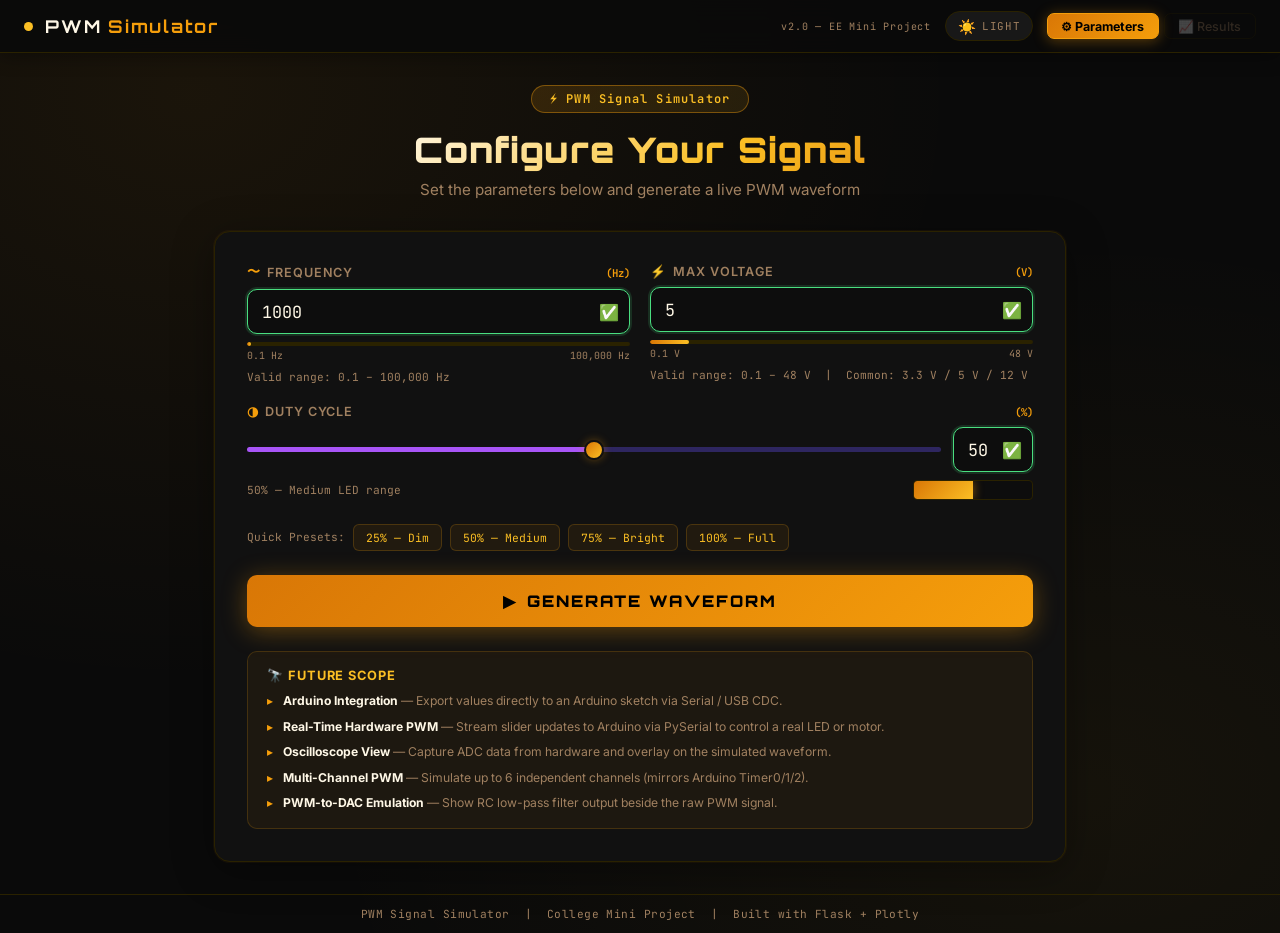
<file: templates/index.html>
<!DOCTYPE html>
<html lang="en" data-theme="dark">
<head>
  <meta charset="UTF-8" />
  <meta name="viewport" content="width=device-width, initial-scale=1.0" />
  <title>PWM Signal Simulator</title>
  <link rel="preconnect" href="https://fonts.googleapis.com" />
  <link href="https://fonts.googleapis.com/css2?family=JetBrains+Mono:wght@300;400;600;700&family=Orbitron:wght@400;600;700;900&family=Inter:wght@300;400;500;600&display=swap" rel="stylesheet" />
  <script src="https://cdn.plot.ly/plotly-2.26.0.min.js"></script>
  <link rel="stylesheet" href="/static/style.css" />
</head>
<body>

  <!-- ═══════════════════════ TOPBAR ═══════════════════════════ -->
  <header class="topbar">
    <div class="topbar-left">
      <span class="logo-pulse"></span>
      <span class="logo-text">PWM<span class="accent"> Simulator</span></span>
    </div>
    <div class="topbar-right">
      <span class="version-tag">v2.0 — EE Mini Project</span>
      <button class="theme-toggle-btn" id="themeToggleBtn" title="Toggle Dark / Light mode">
        <span class="t-icon" id="themeIcon">☀️</span>
        <span class="t-label" id="themeLabel">LIGHT</span>
      </button>
      <div class="page-tabs">
        <button class="tab-btn active" id="tabInput" onclick="showPage('input')">⚙ Parameters</button>
        <button class="tab-btn"        id="tabOutput" onclick="showPage('output')" disabled>📈 Results</button>
      </div>
    </div>
  </header>

  <!-- ═══════════════════════════════════════════════════════════
       PAGE 1 — SIGNAL PARAMETERS
  ═══════════════════════════════════════════════════════════════ -->
  <main class="page" id="pageInput">

    <!-- Hero heading -->
    <div class="hero">
      <div class="hero-badge">⚡ PWM Signal Simulator</div>
      <h1 class="hero-title">Configure Your Signal</h1>
      <p class="hero-sub">Set the parameters below and generate a live PWM waveform</p>
    </div>

    <!-- Input card -->
    <div class="input-card">

      <div class="input-grid">

        <!-- Frequency -->
        <div class="field-group" id="grp-frequency">
          <label for="frequency">
            <span class="field-icon">〜</span> Frequency
            <span class="field-unit">(Hz)</span>
          </label>
          <div class="input-with-status">
            <input type="number" id="frequency" min="0.1" max="100000" step="0.1" value="1000" placeholder="e.g. 1000" />
            <span class="input-status-icon" id="status-frequency"></span>
          </div>
          <div class="range-bar-wrap">
            <div class="range-bar-track"><div class="range-bar-fill" id="bar-frequency"></div></div>
            <span class="range-limits"><span>0.1 Hz</span><span>100,000 Hz</span></span>
          </div>
          <span class="field-hint" id="hint-frequency">Valid range: 0.1 – 100,000 Hz</span>
          <span class="field-error hidden" id="err-frequency"></span>
        </div>

        <!-- Max Voltage -->
        <div class="field-group" id="grp-maxVoltage">
          <label for="maxVoltage">
            <span class="field-icon">⚡</span> Max Voltage
            <span class="field-unit">(V)</span>
          </label>
          <div class="input-with-status">
            <input type="number" id="maxVoltage" min="0.1" max="48" step="0.1" value="5" placeholder="e.g. 5" />
            <span class="input-status-icon" id="status-maxVoltage"></span>
          </div>
          <div class="range-bar-wrap">
            <div class="range-bar-track"><div class="range-bar-fill" id="bar-maxVoltage"></div></div>
            <span class="range-limits"><span>0.1 V</span><span>48 V</span></span>
          </div>
          <span class="field-hint" id="hint-maxVoltage">Valid range: 0.1 – 48 V &nbsp;|&nbsp; Common: 3.3 V / 5 V / 12 V</span>
          <span class="field-error hidden" id="err-maxVoltage"></span>
        </div>

        <!-- Duty Cycle — full width -->
        <div class="field-group field-full" id="grp-dutyCycle">
          <label for="dutyCycle">
            <span class="field-icon">◑</span> Duty Cycle
            <span class="field-unit">(%)</span>
          </label>
          <div class="slider-row">
            <input type="range"  id="dutyCycleSlider" min="0" max="100" step="1" value="50" />
            <div class="input-with-status" style="width:80px;flex:none">
              <input type="number" id="dutyCycle" min="0" max="100" step="1" value="50" placeholder="0–100" style="width:100%" />
              <span class="input-status-icon" id="status-dutyCycle"></span>
            </div>
          </div>
          <div class="dc-preview-row">
            <span class="field-hint" id="dcHint">50% — Medium LED range</span>
            <div class="dc-mini-wave" id="dcMiniWave">
              <div class="dc-mini-high" id="dcMiniHigh"></div>
            </div>
          </div>
          <span class="field-error hidden" id="err-dutyCycle"></span>
        </div>

      </div><!-- /input-grid -->

      <!-- Quick preset buttons -->
      <div class="presets-row">
        <span class="presets-label">Quick Presets:</span>
        <button class="preset-btn" onclick="applyPreset(1000,25,5)">25% — Dim</button>
        <button class="preset-btn" onclick="applyPreset(1000,50,5)">50% — Medium</button>
        <button class="preset-btn" onclick="applyPreset(1000,75,5)">75% — Bright</button>
        <button class="preset-btn" onclick="applyPreset(500,100,3.3)">100% — Full</button>
      </div>

      <!-- Per-field errors shown inline above; global fallback below -->
      <div id="errorMsg" class="error-box hidden"></div>

      <!-- Generate CTA -->
      <button id="generateBtn" class="btn-generate">
        <span>▶</span> Generate Waveform
      </button>

      <!-- Future scope -->
      <div class="future-scope-card">
        <h3>🔭 Future Scope</h3>
        <ul>
          <li><strong>Arduino Integration</strong> — Export values directly to an Arduino sketch via Serial / USB CDC.</li>
          <li><strong>Real-Time Hardware PWM</strong> — Stream slider updates to Arduino via PySerial to control a real LED or motor.</li>
          <li><strong>Oscilloscope View</strong> — Capture ADC data from hardware and overlay on the simulated waveform.</li>
          <li><strong>Multi-Channel PWM</strong> — Simulate up to 6 independent channels (mirrors Arduino Timer0/1/2).</li>
          <li><strong>PWM-to-DAC Emulation</strong> — Show RC low-pass filter output beside the raw PWM signal.</li>
        </ul>
      </div>

    </div><!-- /input-card -->
  </main>

  <!-- ═══════════════════════════════════════════════════════════
       PAGE 2 — RESULTS
  ═══════════════════════════════════════════════════════════════ -->
  <main class="page hidden" id="pageOutput">

    <!-- Result topbar strip -->
    <div class="result-strip">
      <button class="btn-back" onclick="showPage('input')">← Back</button>
      <div class="result-params" id="resultParams">—</div>
      <button id="downloadBtn" class="btn-download-full">⬇ Download Report</button>
    </div>

    <!-- Waveform -->
    <div class="out-card">
      <div class="out-card-title"><span class="icon">📈</span> PWM Waveform</div>
      <div id="waveformChart"></div>
    </div>

    <!-- Live Animation -->
    <div class="out-card">
      <div class="anim-header">
        <div class="out-card-title"><span class="icon">⚡</span> Live Signal Animation</div>
        <div class="anim-controls">
          <button id="animPlayPause" class="anim-btn" disabled>⏸ Pause</button>
          <button id="animReset"     class="anim-btn" disabled>↺ Reset</button>
          <label class="anim-speed-label">Speed
            <select id="animSpeed" class="anim-speed-select">
              <option value="0.1">0.1×</option>
              <option value="0.2">0.2×</option>
              <option value="0.3">0.3×</option>
              <option value="0.4">0.4×</option>
              <option value="0.5" selected>0.5×</option>
            </select>
          </label>
        </div>
      </div>
      <canvas id="pwmCanvas" height="150"></canvas>
      <div class="anim-indicators">
        <div class="sig-state-badge">
          <span class="sig-dot" id="sigDot"></span>
          <span id="sigStateText">—</span>
        </div>
        <div class="anim-led-wrap">
          <div class="anim-led" id="animLed"></div>
          <span class="anim-led-label">LED</span>
        </div>
        <div class="anim-motor-wrap">
          <svg class="motor-fan" id="motorFan" viewBox="0 0 40 40" xmlns="http://www.w3.org/2000/svg">
            <circle cx="20" cy="20" r="4" fill="#f59e0b"/>
            <ellipse cx="20" cy="9"  rx="5" ry="8" fill="#f59e0b" opacity="0.8"/>
            <ellipse cx="20" cy="31" rx="5" ry="8" fill="#f59e0b" opacity="0.8"/>
            <ellipse cx="9"  cy="20" rx="8" ry="5" fill="#f59e0b" opacity="0.8"/>
            <ellipse cx="31" cy="20" rx="8" ry="5" fill="#f59e0b" opacity="0.8"/>
          </svg>
          <span class="anim-led-label">Motor</span>
        </div>
      </div>
    </div>

    <!-- Metrics -->
    <div class="metrics-grid">
      <div class="metric-card">
        <div class="metric-label">Avg Voltage</div>
        <div class="metric-value" id="avgVoltage">—</div>
        <div class="metric-unit">Volts</div>
      </div>
      <div class="metric-card">
        <div class="metric-label">ON Time</div>
        <div class="metric-value" id="onTime">—</div>
        <div class="metric-unit">per cycle</div>
      </div>
      <div class="metric-card">
        <div class="metric-label">OFF Time</div>
        <div class="metric-value" id="offTime">—</div>
        <div class="metric-unit">per cycle</div>
      </div>
      <div class="metric-card">
        <div class="metric-label">Period</div>
        <div class="metric-value" id="period">—</div>
        <div class="metric-unit">ms</div>
      </div>
    </div>

    <!-- Indicators -->
    <div class="indicators-row">
      <div class="indicator-card">
        <div class="indicator-title">💡 LED Brightness</div>
        <div class="led-bar-track"><div class="led-bar-fill" id="ledBarFill"></div></div>
        <div class="indicator-label" id="ledLabel">—</div>
      </div>
      <div class="indicator-card">
        <div class="indicator-title">⚙ Motor Speed</div>
        <div class="gauge-wrapper">
          <svg class="gauge-svg" viewBox="0 0 120 70" xmlns="http://www.w3.org/2000/svg">
            <path class="gauge-track" d="M 10 65 A 50 50 0 0 1 110 65" fill="none" stroke-width="10" stroke-linecap="round"/>
            <path class="gauge-fill" id="gaugeFill" d="M 10 65 A 50 50 0 0 1 110 65" fill="none" stroke-width="10" stroke-linecap="round" stroke-dasharray="0 157"/>
          </svg>
          <div class="gauge-rpm" id="motorRPM">0</div>
          <div class="gauge-unit">est. RPM</div>
        </div>
        <div class="indicator-label" id="motorLabel">—</div>
      </div>
    </div>

  </main>

  <footer class="site-footer">
    <p>PWM Signal Simulator &nbsp;|&nbsp; College Mini Project &nbsp;|&nbsp; Built with Flask + Plotly</p>
  </footer>

  <script src="/static/script.js"></script>
</body>
</html>
</file>
<file: static/style.css>
/* ================================================================
   PWM Signal Simulator — Style
   Theme: Black & Yellowish-Orange  |  Dark / Light mode
   ================================================================ */

/* ── DARK MODE (default) ──────────────────────────────────────── */
:root {
  --bg-base:        #0a0a0a;
  --bg-panel:       #111111;
  --bg-card:        #181818;
  --bg-card-hover:  #222222;
  --bg-input:       #0d0d0d;

  --border:         #2a2200;
  --border-accent:  #f59e0b;

  --text-primary:   #fff8e7;
  --text-secondary: #a08060;
  --text-accent:    #fbbf24;

  --orange:         #f59e0b;
  --orange-bright:  #fbbf24;
  --orange-deep:    #d97706;
  --orange-fire:    #ea580c;
  --green:          #4ade80;
  --red:            #f87171;

  --glow-orange:    rgba(245,158,11,0.35);
  --glow-bright:    rgba(251,191,36,0.5);

  --canvas-bg:      #080800;
  --canvas-grid:    #1a1400;
  --canvas-line:    #f59e0b;
  --canvas-glow:    rgba(245,158,11,0.3);
  --canvas-fill:    rgba(245,158,11,0.12);
  --canvas-txt:     #3a2f00;

  --topbar-bg:      rgba(10,10,10,0.92);

  --font-mono: 'JetBrains Mono', monospace;
  --font-head: 'Orbitron', sans-serif;
  --font-ui:   'Inter', sans-serif;

  --radius:     10px;
  --radius-lg:  16px;
  --transition: 0.25s cubic-bezier(0.4,0,0.2,1);
}

/* ── LIGHT MODE ───────────────────────────────────────────────── */
[data-theme="light"] {
  --bg-base:        #fffbf0;
  --bg-panel:       #ffffff;
  --bg-card:        #fff8e7;
  --bg-card-hover:  #fff3cc;
  --bg-input:       #fefce8;

  --border:         #fcd34d;
  --border-accent:  #d97706;

  --text-primary:   #1a0f00;
  --text-secondary: #92400e;
  --text-accent:    #b45309;

  --glow-orange:    rgba(217,119,6,0.2);
  --glow-bright:    rgba(217,119,6,0.3);

  --canvas-bg:      #fffbf0;
  --canvas-grid:    #fde68a;
  --canvas-line:    #d97706;
  --canvas-glow:    rgba(217,119,6,0.25);
  --canvas-fill:    rgba(217,119,6,0.08);
  --canvas-txt:     #b45309;

  --topbar-bg:      rgba(255,251,240,0.95);
}

/* ── Reset ────────────────────────────────────────────────────── */
*, *::before, *::after { box-sizing: border-box; margin: 0; padding: 0; }
html { font-size: 16px; scroll-behavior: smooth; }

body {
  font-family: var(--font-ui);
  background-color: var(--bg-base);
  color: var(--text-primary);
  min-height: 100vh;
  display: flex; flex-direction: column;
  background-image:
    radial-gradient(ellipse at 15% 10%, rgba(245,158,11,0.07) 0%, transparent 50%),
    radial-gradient(ellipse at 85% 85%, rgba(251,191,36,0.05) 0%, transparent 50%);
  transition: background-color var(--transition), color var(--transition);
}
[data-theme="light"] body {
  background-image:
    radial-gradient(ellipse at 15% 10%, rgba(245,158,11,0.1) 0%, transparent 50%),
    radial-gradient(ellipse at 85% 85%, rgba(251,191,36,0.08) 0%, transparent 50%);
}

::-webkit-scrollbar { width: 5px; }
::-webkit-scrollbar-track { background: var(--bg-base); }
::-webkit-scrollbar-thumb { background: var(--border-accent); border-radius: 99px; opacity: 0.4; }

/* ================================================================
   TOPBAR
   ================================================================ */
.topbar {
  display: flex; align-items: center; justify-content: space-between;
  padding: 0.7rem 1.5rem;
  background: var(--topbar-bg);
  backdrop-filter: blur(14px);
  border-bottom: 1px solid var(--border);
  position: sticky; top: 0; z-index: 100;
  box-shadow: 0 2px 20px rgba(0,0,0,0.4);
  transition: background var(--transition), border-color var(--transition);
}

.topbar-left { display: flex; align-items: center; gap: 0.75rem; }

.logo-pulse {
  width: 9px; height: 9px; border-radius: 50%;
  background: var(--orange-bright);
  box-shadow: 0 0 0 0 var(--glow-bright);
  animation: pulse 2s infinite;
}
@keyframes pulse {
  0%  { box-shadow: 0 0 0 0   var(--glow-bright); }
  70% { box-shadow: 0 0 0 10px transparent; }
  100%{ box-shadow: 0 0 0 0   transparent; }
}

.logo-text {
  font-family: var(--font-head);
  font-size: 1.1rem; font-weight: 700;
  letter-spacing: 0.1em;
  color: var(--text-primary);
}
.logo-text .accent { color: var(--orange); }

.topbar-right { display: flex; align-items: center; gap: 0.85rem; }

.version-tag {
  font-family: var(--font-mono); font-size: 0.63rem;
  color: var(--text-secondary); letter-spacing: 0.08em;
}

/* Dark/Light toggle button */
.theme-toggle-btn {
  display: flex; align-items: center; gap: 0.4rem;
  background: var(--bg-card);
  border: 1px solid var(--border);
  border-radius: 99px;
  padding: 0.28rem 0.75rem;
  cursor: pointer;
  font-family: var(--font-mono); font-size: 0.72rem;
  color: var(--text-secondary);
  transition: all var(--transition);
  white-space: nowrap;
}
.theme-toggle-btn:hover {
  border-color: var(--orange);
  color: var(--text-accent);
  box-shadow: 0 0 10px var(--glow-orange);
}
.theme-toggle-btn .t-icon { font-size: 0.9rem; }
.theme-toggle-btn .t-label { font-size: 0.68rem; letter-spacing: 0.06em; }

/* Page tabs */
.page-tabs { display: flex; gap: 0.3rem; }
.tab-btn {
  background: transparent;
  border: 1px solid var(--border);
  border-radius: 7px;
  color: var(--text-secondary);
  font-family: var(--font-ui); font-size: 0.78rem; font-weight: 500;
  padding: 0.3rem 0.85rem; cursor: pointer;
  transition: all var(--transition);
}
.tab-btn.active {
  background: linear-gradient(135deg, var(--orange-deep), var(--orange));
  border-color: var(--orange);
  color: #000;
  font-weight: 700;
  box-shadow: 0 2px 14px var(--glow-orange);
}
.tab-btn:disabled { opacity: 0.25; cursor: not-allowed; }
.tab-btn:not(:disabled):not(.active):hover {
  border-color: var(--orange); color: var(--text-accent);
}

/* ================================================================
   PAGE SYSTEM
   ================================================================ */
.page {
  flex: 1; padding: 2rem 1.5rem;
  max-width: 900px; margin: 0 auto; width: 100%;
  animation: fadeIn 0.35s ease;
}
@keyframes fadeIn {
  from { opacity: 0; transform: translateY(12px); }
  to   { opacity: 1; transform: translateY(0); }
}
.hidden { display: none !important; }

/* ================================================================
   PAGE 1 — HERO
   ================================================================ */
.hero { text-align: center; margin-bottom: 2rem; }

.hero-badge {
  display: inline-block;
  background: linear-gradient(135deg, rgba(245,158,11,0.15), rgba(251,191,36,0.1));
  border: 1px solid rgba(245,158,11,0.4);
  border-radius: 99px;
  padding: 0.3rem 1.1rem;
  font-size: 0.75rem; font-weight: 600; letter-spacing: 0.1em;
  color: var(--text-accent);
  margin-bottom: 0.9rem; font-family: var(--font-mono);
}

.hero-title {
  font-family: var(--font-head);
  font-size: 2.2rem; font-weight: 900; letter-spacing: 0.04em;
  background: linear-gradient(135deg, var(--text-primary) 20%, var(--orange-bright) 60%, var(--orange-deep));
  -webkit-background-clip: text; -webkit-text-fill-color: transparent;
  background-clip: text; margin-bottom: 0.5rem;
}

.hero-sub { color: var(--text-secondary); font-size: 0.95rem; }

/* ── Input card ─────────────────────────────────────────────── */
.input-card {
  background: var(--bg-panel);
  border: 1px solid var(--border);
  border-radius: var(--radius-lg);
  padding: 2rem;
  box-shadow: 0 8px 40px rgba(0,0,0,0.35), 0 0 0 1px rgba(245,158,11,0.06);
  display: flex; flex-direction: column; gap: 1.5rem;
  transition: background var(--transition), border-color var(--transition);
}

.input-grid { display: grid; grid-template-columns: 1fr 1fr; gap: 1.25rem; }
.field-full { grid-column: 1 / -1; }

.field-group { display: flex; flex-direction: column; gap: 0.5rem; }
.field-group label {
  font-size: 0.79rem; font-weight: 600;
  letter-spacing: 0.07em; text-transform: uppercase;
  color: var(--text-secondary);
  display: flex; align-items: center; gap: 0.4rem;
}
.field-icon { color: var(--orange); font-style: normal; }
.field-unit {
  margin-left: auto; font-size: 0.67rem;
  color: var(--orange); font-family: var(--font-mono);
  font-style: normal; text-transform: none; letter-spacing: 0;
}

.field-group input[type="number"] {
  background: var(--bg-input);
  border: 1px solid var(--border);
  border-radius: var(--radius);
  color: var(--text-primary);
  font-family: var(--font-mono); font-size: 1.05rem;
  padding: 0.65rem 0.9rem; width: 100%; outline: none;
  transition: border-color var(--transition), box-shadow var(--transition), background var(--transition);
}
.field-group input[type="number"]:focus {
  border-color: var(--orange);
  box-shadow: 0 0 0 3px rgba(245,158,11,0.18);
}

.field-hint { font-size: 0.7rem; color: var(--text-secondary); font-family: var(--font-mono); }

/* Slider */
.slider-row { display: flex; align-items: center; gap: 0.75rem; }
.slider-row input[type="range"] {
  flex: 1; -webkit-appearance: none;
  height: 5px; border-radius: 99px;
  background: linear-gradient(to right, var(--orange) 50%, var(--border) 50%);
  outline: none; cursor: pointer;
}
.slider-row input[type="range"]::-webkit-slider-thumb {
  -webkit-appearance: none;
  width: 20px; height: 20px; border-radius: 50%;
  background: linear-gradient(135deg, var(--orange-deep), var(--orange-bright));
  border: 2px solid var(--bg-panel);
  box-shadow: 0 0 8px var(--glow-orange);
  transition: transform 0.1s;
}
.slider-row input[type="range"]::-webkit-slider-thumb:hover { transform: scale(1.2); }
.slider-row input[type="number"] { width: 72px; flex: none; }

.dc-preview-row { display: flex; align-items: center; justify-content: space-between; gap: 1rem; }
.dc-mini-wave {
  width: 120px; height: 20px;
  background: var(--bg-input);
  border: 1px solid var(--border);
  border-radius: 4px;
  position: relative; overflow: hidden; flex-shrink: 0;
}
.dc-mini-high {
  position: absolute; left: 0; top: 0;
  height: 100%; width: 50%;
  background: linear-gradient(135deg, var(--orange-deep), var(--orange-bright));
  border-radius: 3px 0 0 3px;
  transition: width 0.3s ease;
  box-shadow: 2px 0 8px var(--glow-orange);
}

/* Presets */
.presets-row { display: flex; align-items: center; gap: 0.5rem; flex-wrap: wrap; }
.presets-label { font-size: 0.7rem; color: var(--text-secondary); font-family: var(--font-mono); white-space: nowrap; }
.preset-btn {
  background: rgba(245,158,11,0.07);
  border: 1px solid rgba(245,158,11,0.2);
  border-radius: 6px; color: var(--text-accent);
  font-family: var(--font-mono); font-size: 0.71rem;
  padding: 0.3rem 0.75rem; cursor: pointer;
  transition: all var(--transition);
}
.preset-btn:hover {
  background: rgba(245,158,11,0.18);
  border-color: var(--orange);
  box-shadow: 0 0 10px var(--glow-orange);
}

/* Error */
.error-box {
  background: rgba(248,113,113,0.1);
  border: 1px solid var(--red); border-radius: var(--radius);
  padding: 0.65rem 0.9rem; font-size: 0.84rem;
  color: var(--red); font-family: var(--font-mono);
}

/* Generate button */
.btn-generate {
  width: 100%; padding: 1rem; border: none; border-radius: var(--radius);
  background: linear-gradient(135deg, var(--orange-deep), var(--orange), var(--orange-bright));
  background-size: 200% 200%;
  animation: gradShift 4s ease infinite;
  color: #000; font-family: var(--font-head);
  font-size: 1rem; font-weight: 900; letter-spacing: 0.12em; text-transform: uppercase;
  cursor: pointer;
  display: flex; align-items: center; justify-content: center; gap: 0.6rem;
  box-shadow: 0 4px 24px var(--glow-orange);
  transition: transform 0.15s, box-shadow var(--transition);
}
@keyframes gradShift {
  0%   { background-position: 0% 50%; }
  50%  { background-position: 100% 50%; }
  100% { background-position: 0% 50%; }
}
.btn-generate:hover  { transform: translateY(-3px); box-shadow: 0 8px 32px var(--glow-bright); }
.btn-generate:active { transform: translateY(0); }

/* Future scope */
.future-scope-card {
  background: rgba(245,158,11,0.05);
  border: 1px solid rgba(245,158,11,0.18);
  border-radius: var(--radius); padding: 1rem 1.2rem;
}
.future-scope-card h3 {
  font-size: 0.8rem; font-weight: 700;
  letter-spacing: 0.07em; text-transform: uppercase;
  color: var(--text-accent); margin-bottom: 0.6rem;
}
.future-scope-card ul { list-style: none; display: flex; flex-direction: column; gap: 0.45rem; }
.future-scope-card li {
  font-size: 0.76rem; color: var(--text-secondary);
  line-height: 1.5; padding-left: 1rem; position: relative;
}
.future-scope-card li::before { content: "▸"; position: absolute; left: 0; color: var(--orange); }
.future-scope-card li strong { color: var(--text-primary); }

/* ================================================================
   PAGE 2 — RESULTS
   ================================================================ */
#pageOutput { max-width: 1100px; display: flex; flex-direction: column; gap: 1.1rem; }

.result-strip {
  display: flex; align-items: center; gap: 1rem;
  background: var(--bg-panel);
  border: 1px solid var(--border);
  border-radius: var(--radius);
  padding: 0.65rem 1rem;
  flex-wrap: wrap;
  transition: background var(--transition), border-color var(--transition);
}

.btn-back {
  background: rgba(245,158,11,0.08);
  border: 1px solid rgba(245,158,11,0.25);
  border-radius: 7px; color: var(--text-accent);
  font-family: var(--font-mono); font-size: 0.78rem;
  padding: 0.35rem 0.8rem; cursor: pointer;
  transition: all var(--transition); white-space: nowrap;
}
.btn-back:hover { background: rgba(245,158,11,0.18); border-color: var(--orange); }

.result-params {
  flex: 1; font-family: var(--font-mono);
  font-size: 0.76rem; color: var(--text-secondary); letter-spacing: 0.04em;
}
.result-params strong { color: var(--text-accent); }

.btn-download-full {
  background: linear-gradient(135deg, var(--orange-deep), var(--orange-bright));
  border: none; border-radius: 7px;
  color: #000; font-family: var(--font-ui);
  font-size: 0.82rem; font-weight: 700;
  padding: 0.4rem 1rem; cursor: pointer;
  box-shadow: 0 2px 12px var(--glow-orange);
  transition: all var(--transition); white-space: nowrap;
}
.btn-download-full:hover { transform: translateY(-2px); box-shadow: 0 4px 20px var(--glow-bright); }

/* Output cards */
.out-card {
  background: var(--bg-panel);
  border: 1px solid var(--border);
  border-radius: var(--radius-lg); padding: 1.25rem;
  display: flex; flex-direction: column; gap: 0.85rem;
  transition: border-color var(--transition), background var(--transition);
}
.out-card:hover { border-color: rgba(245,158,11,0.4); }

.out-card-title {
  font-size: 0.8rem; font-weight: 700;
  letter-spacing: 0.07em; text-transform: uppercase;
  color: var(--text-secondary);
  display: flex; align-items: center; gap: 0.5rem;
}
.out-card-title .icon { color: var(--orange); }

/* Metrics */
.metrics-grid { display: grid; grid-template-columns: repeat(4,1fr); gap: 0.75rem; }
.metric-card {
  background: var(--bg-card);
  border: 1px solid var(--border);
  border-radius: var(--radius); padding: 1rem;
  text-align: center;
  display: flex; flex-direction: column; align-items: center; gap: 0.2rem;
  transition: all var(--transition);
}
.metric-card:hover {
  border-color: var(--orange);
  background: var(--bg-card-hover);
  transform: translateY(-3px);
  box-shadow: 0 6px 20px var(--glow-orange);
}
.metric-label {
  font-size: 0.64rem; font-weight: 700;
  text-transform: uppercase; letter-spacing: 0.09em;
  color: var(--text-secondary);
}
.metric-value {
  font-family: var(--font-mono); font-size: 1.2rem; font-weight: 700;
  color: var(--text-accent); word-break: break-all;
}
.metric-unit { font-size: 0.61rem; color: var(--text-secondary); font-family: var(--font-mono); }

/* Indicators */
.indicators-row { display: grid; grid-template-columns: 1fr 1fr; gap: 0.75rem; }
.indicator-card {
  background: var(--bg-card);
  border: 1px solid var(--border);
  border-radius: var(--radius); padding: 1rem 1.1rem;
  display: flex; flex-direction: column; gap: 0.6rem;
  transition: border-color var(--transition), background var(--transition);
}
.indicator-card:hover { border-color: rgba(245,158,11,0.4); }
.indicator-title {
  font-size: 0.72rem; font-weight: 700;
  text-transform: uppercase; letter-spacing: 0.07em;
  color: var(--text-secondary);
}
.indicator-label {
  font-family: var(--font-mono); font-size: 0.87rem; font-weight: 600;
  color: var(--text-primary); text-align: center;
}

/* LED bar */
.led-bar-track { height: 10px; background: var(--border); border-radius: 99px; overflow: hidden; }
.led-bar-fill {
  height: 100%; width: 0%; border-radius: 99px;
  background: linear-gradient(to right, var(--orange-deep), var(--orange), var(--orange-bright));
  box-shadow: 0 0 8px var(--glow-orange);
  transition: width 0.5s cubic-bezier(0.4,0,0.2,1);
}

/* Motor gauge */
.gauge-wrapper { display: flex; flex-direction: column; align-items: center; gap: 0.1rem; }
.gauge-svg { width: 110px; }
.gauge-track { stroke: var(--border); }
.gauge-fill {
  stroke: var(--orange);
  filter: drop-shadow(0 0 4px var(--glow-orange));
  transition: stroke-dasharray 0.55s cubic-bezier(0.4,0,0.2,1);
}
.gauge-rpm { font-family: var(--font-mono); font-size: 1.1rem; font-weight: 700; color: var(--text-accent); margin-top: -0.25rem; }
.gauge-unit { font-size: 0.61rem; color: var(--text-secondary); font-family: var(--font-mono); }

/* ================================================================
   ANIMATION SECTION
   ================================================================ */
.anim-header { display: flex; align-items: center; justify-content: space-between; flex-wrap: wrap; gap: 0.5rem; }
.anim-controls { display: flex; align-items: center; gap: 0.6rem; }
.anim-btn {
  background: var(--bg-card);
  border: 1px solid var(--border);
  border-radius: 6px; color: var(--text-primary);
  font-family: var(--font-mono); font-size: 0.73rem;
  padding: 0.3rem 0.7rem; cursor: pointer;
  transition: all var(--transition);
}
.anim-btn:hover:not(:disabled) { border-color: var(--orange); color: var(--text-accent); }
.anim-btn:disabled { opacity: 0.3; cursor: not-allowed; }
.anim-speed-label {
  font-size: 0.7rem; color: var(--text-secondary);
  font-family: var(--font-mono);
  display: flex; align-items: center; gap: 0.4rem;
}
.anim-speed-select {
  background: var(--bg-input);
  border: 1px solid var(--border);
  border-radius: 5px; color: var(--text-primary);
  font-family: var(--font-mono); font-size: 0.73rem;
  padding: 0.2rem 0.4rem; cursor: pointer;
}

#pwmCanvas {
  width: 100%; border-radius: 6px;
  background: var(--canvas-bg); display: block;
  border: 1px solid var(--border);
}

.anim-indicators { display: flex; align-items: center; justify-content: space-around; padding: 0.3rem 0; }
.sig-state-badge {
  display: flex; align-items: center; gap: 0.45rem;
  font-family: var(--font-mono); font-size: 0.8rem;
  color: var(--text-primary); font-weight: 600;
}
.sig-dot { width: 12px; height: 12px; border-radius: 50%; background: var(--border); transition: background 0.05s, box-shadow 0.05s; }
.sig-dot.high { background: var(--orange-bright); box-shadow: 0 0 10px var(--glow-bright); }
.sig-dot.low  { background: var(--red);           box-shadow: 0 0 8px rgba(248,113,113,0.5); }

.anim-led-wrap, .anim-motor-wrap { display: flex; flex-direction: column; align-items: center; gap: 0.25rem; }
.anim-led {
  width: 28px; height: 28px;
  border-radius: 50% 50% 50% 50% / 60% 60% 40% 40%;
  background: var(--bg-card); border: 2px solid var(--border);
  transition: background 0.05s, box-shadow 0.05s, border-color 0.05s;
}
.anim-led.on {
  background: radial-gradient(circle at 40% 35%, #fff9c4, #fbbf24 60%, #d97706);
  border-color: var(--orange-bright);
  box-shadow: 0 0 16px 4px var(--glow-bright);
}
.anim-led-label { font-size: 0.62rem; color: var(--text-secondary); font-family: var(--font-mono); text-transform: uppercase; }
.motor-fan { width: 30px; height: 30px; }

/* ================================================================
   FOOTER
   ================================================================ */
.site-footer {
  text-align: center; padding: 0.75rem;
  font-size: 0.7rem; color: var(--text-secondary);
  border-top: 1px solid var(--border);
  font-family: var(--font-mono); letter-spacing: 0.04em;
  transition: border-color var(--transition), color var(--transition);
}

/* ================================================================
   RESPONSIVE
   ================================================================ */
@media (max-width: 700px) {
  .page { padding: 1.25rem 1rem; }
  .input-grid { grid-template-columns: 1fr; }
  .field-full { grid-column: 1; }
  .metrics-grid { grid-template-columns: 1fr 1fr; }
  .indicators-row { grid-template-columns: 1fr; }
  .hero-title { font-size: 1.6rem; }
  .version-tag { display: none; }
  .result-strip { flex-wrap: wrap; }
}

input[type="number"]::-webkit-inner-spin-button,
input[type="number"]::-webkit-outer-spin-button { -webkit-appearance: none; }
input[type="number"] { -moz-appearance: textfield; }

/* ================================================================
   RANGE VALIDATION — Inline errors, status icons, range bars
   ================================================================ */

/* Input wrapper with status icon */
.input-with-status {
  position: relative;
  display: flex;
  align-items: center;
}
.input-with-status input[type="number"] {
  padding-right: 2.4rem; /* room for icon */
}
.input-status-icon {
  position: absolute;
  right: 0.7rem;
  font-size: 1rem;
  pointer-events: none;
  transition: opacity 0.2s;
}

/* Field states */
.field-group.is-valid   input[type="number"] {
  border-color: var(--green);
  box-shadow: 0 0 0 2px rgba(74,222,128,0.15);
}
.field-group.is-error   input[type="number"] {
  border-color: var(--red);
  box-shadow: 0 0 0 2px rgba(248,113,113,0.18);
  animation: shake 0.35s ease;
}
.field-group.is-warning input[type="number"] {
  border-color: var(--orange);
  box-shadow: 0 0 0 2px rgba(245,158,11,0.18);
}

@keyframes shake {
  0%,100% { transform: translateX(0); }
  20%      { transform: translateX(-6px); }
  40%      { transform: translateX(6px); }
  60%      { transform: translateX(-4px); }
  80%      { transform: translateX(4px); }
}

/* Inline error message under field */
.field-error {
  font-size: 0.72rem;
  font-family: var(--font-mono);
  color: var(--red);
  display: flex;
  align-items: center;
  gap: 0.3rem;
  animation: fadeIn 0.2s ease;
}
.field-error::before { content: "⚠"; font-size: 0.8rem; }

/* Range progress bar under input */
.range-bar-wrap {
  display: flex;
  flex-direction: column;
  gap: 0.2rem;
}
.range-bar-track {
  height: 4px;
  background: var(--border);
  border-radius: 99px;
  overflow: hidden;
}
.range-bar-fill {
  height: 100%;
  width: 0%;
  border-radius: 99px;
  background: linear-gradient(to right, var(--orange-deep), var(--orange-bright));
  transition: width 0.3s ease, background 0.3s;
}
.range-bar-fill.is-error   { background: var(--red); }
.range-bar-fill.is-warning { background: var(--orange); }
.range-bar-fill.is-valid   { background: linear-gradient(to right, var(--orange-deep), var(--orange-bright)); }

.range-limits {
  display: flex;
  justify-content: space-between;
  font-size: 0.62rem;
  font-family: var(--font-mono);
  color: var(--text-secondary);
}

/* Light mode adjustments */
[data-theme="light"] .field-group.is-valid input[type="number"]   { border-color: #16a34a; box-shadow: 0 0 0 2px rgba(22,163,74,0.12); }
[data-theme="light"] .field-group.is-error input[type="number"]   { border-color: #dc2626; box-shadow: 0 0 0 2px rgba(220,38,38,0.12); }
</file>
